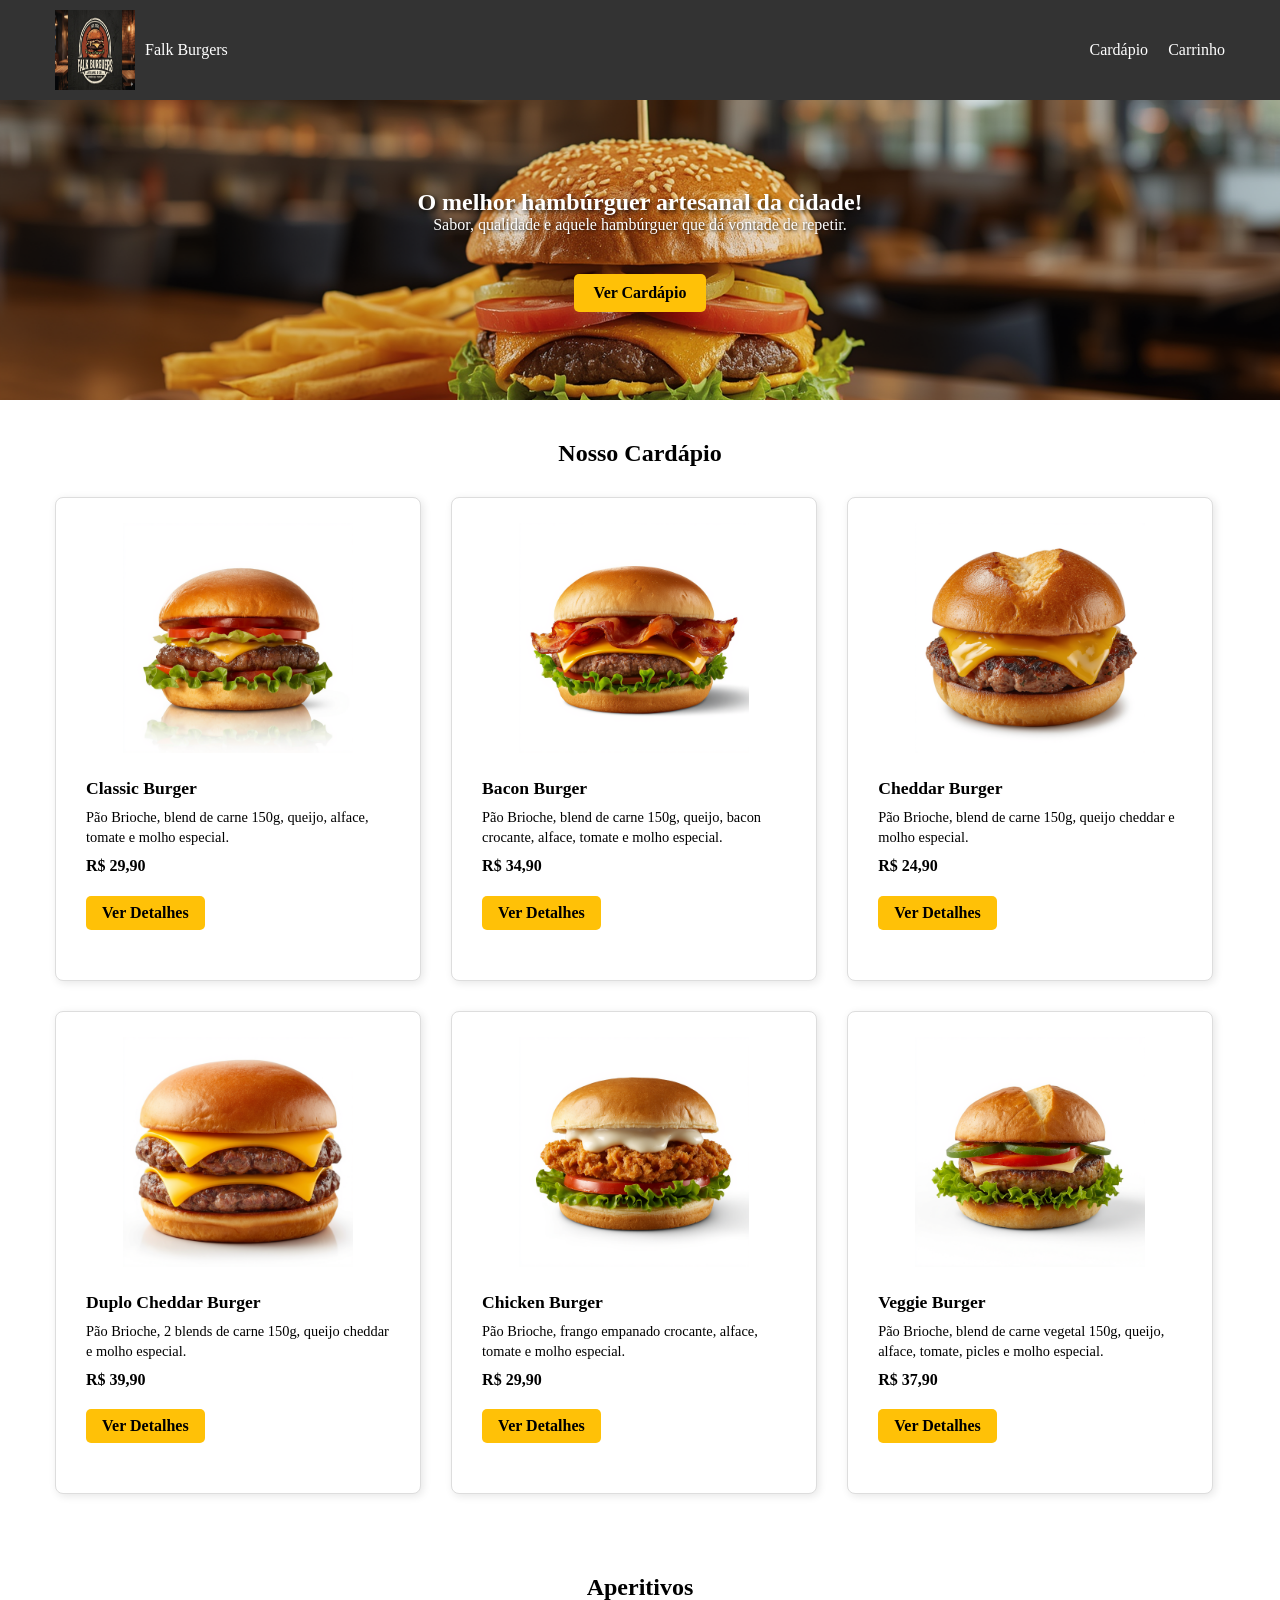
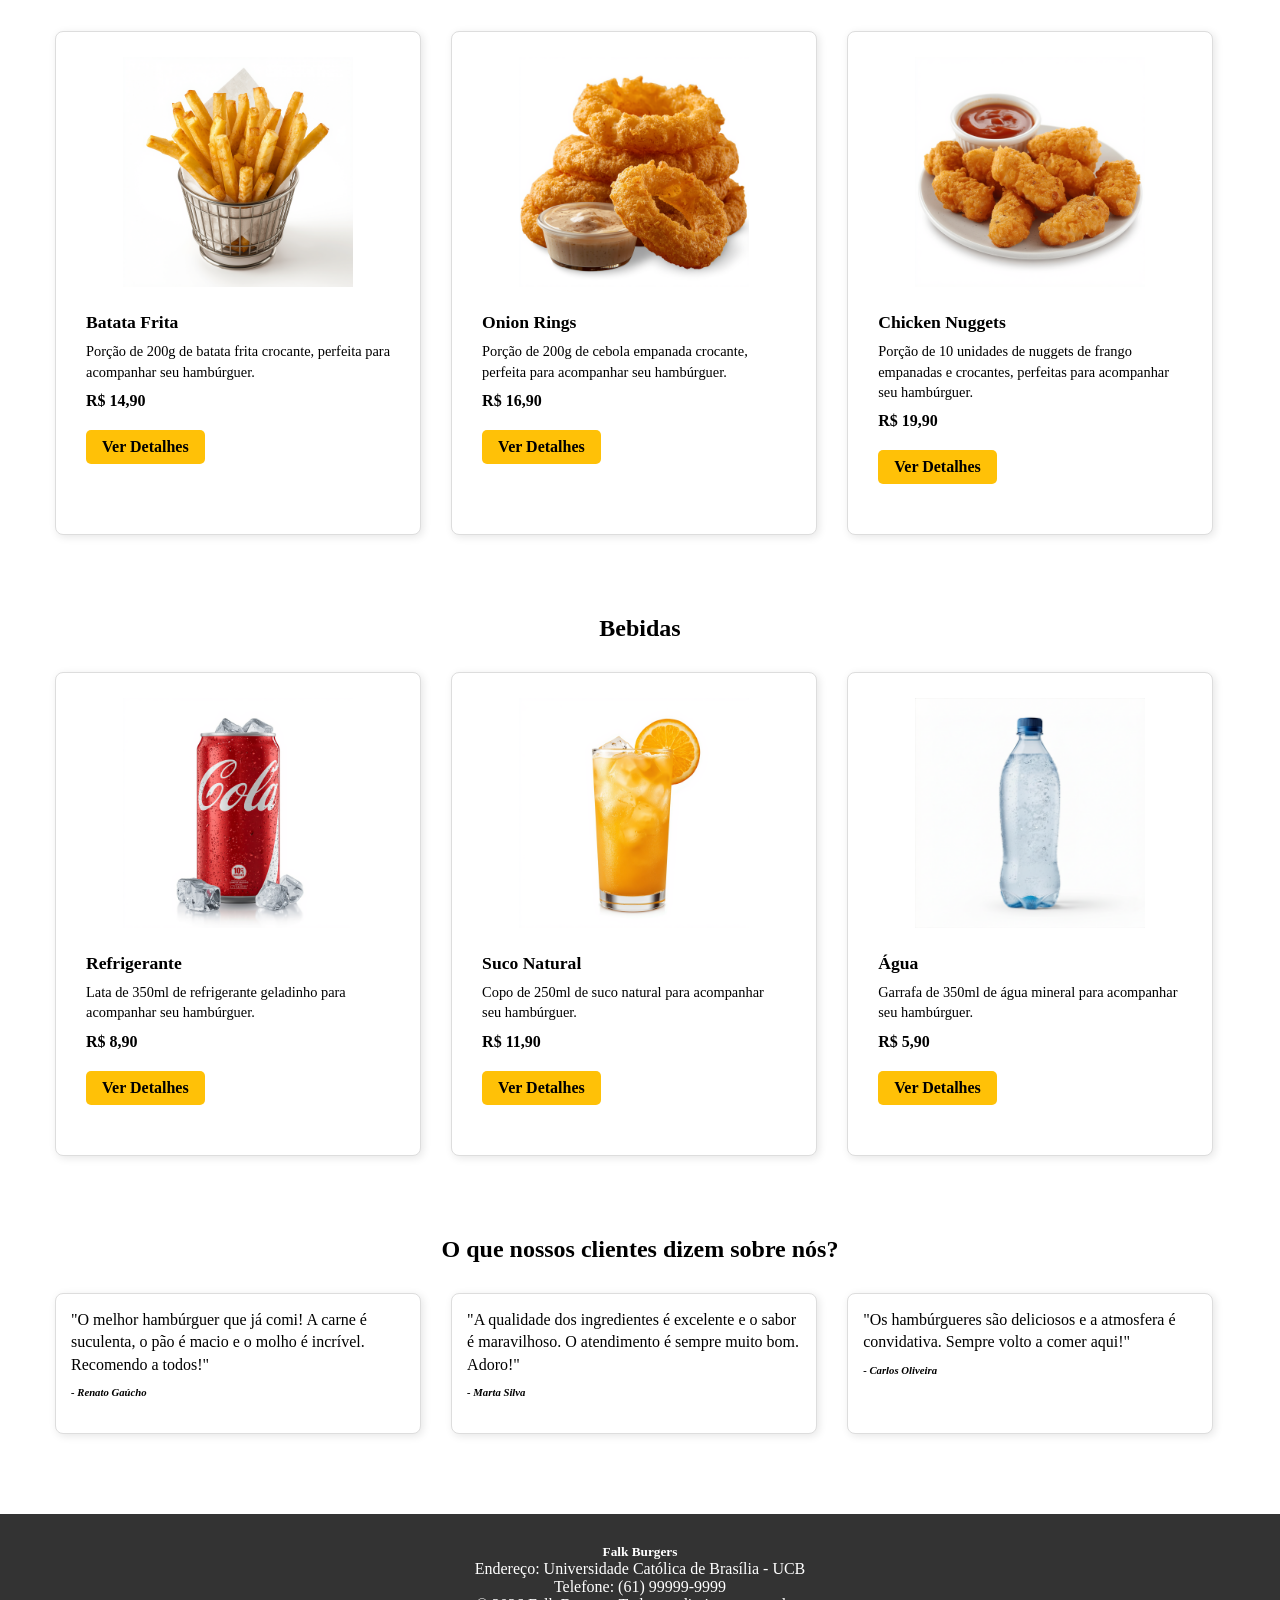
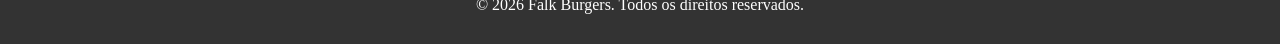
<file: index.html>
<!doctype html>
<html lang="pt-br">
  <head>
    <meta charset="utf-8" />
    <meta name="viewport" content="width=device-width, initial-scale=1" />
    <title>Falk Burgers</title>
    <link rel="stylesheet" href="css/style.css" />
  </head>
  <body>
    <nav class="navbar">
      <div class="container">
        <a href="index.html">
          <img
            src="img/logo.jpeg"
            alt="Falk Burgers Logo"
            width="80"
            height="80"
          />
          Falk Burgers
        </a>

        <button type="button" id="menu-toggle" class="menu-toggle">☰</button>

        <div id="menu">
          <ul>
            <li>
              <a href="index.html"> Cardápio </a>
            </li>

            <li>
              <a href="carrinho.html"> Carrinho </a>
            </li>
          </ul>
        </div>
      </div>
    </nav>

    <section class="banner">
      <div class="container bg-grey">
        <h1>O melhor hambúrguer artesanal da cidade!</h1>

        <p>Sabor, qualidade e aquele hambúrguer que dá vontade de repetir.</p>

        <a href="#cardapio"> Ver Cardápio </a>
      </div>
    </section>

    <section id="cardapio">
      <div class="container">
        <h2>Nosso Cardápio</h2>

        <div class="row">
          <div class="col">
            <div class="card">
              <img src="img/burger1.png" alt="Hambúrguer Clássico" />
              <div>
                <h5>Classic Burger</h5>
                <p>
                  Pão Brioche, blend de carne 150g, queijo, alface, tomate e
                  molho especial.
                </p>
                <p>R$ 29,90</p>
                <a
                  href="selecionado.html"
                  data-nome="Classic Burger"
                  data-preco="29,90"
                  data-descricao="Pão Brioche, blend de carne 150g, queijo, alface, tomate e molho especial."
                  data-imagem="img/burger1.png"
                >
                  Ver Detalhes
                </a>
              </div>
            </div>
          </div>
          <div class="col">
            <div class="card">
              <img src="img/burger2.png" alt="Hambúrguer com Bacon" />
              <div>
                <h5>Bacon Burger</h5>
                <p>
                  Pão Brioche, blend de carne 150g, queijo, bacon crocante,
                  alface, tomate e molho especial.
                </p>
                <p>R$ 34,90</p>
                <a
                  href="selecionado.html"
                  data-nome="Bacon Burger"
                  data-preco="34,90"
                  data-descricao="Pão Brioche, blend de carne 150g, queijo, bacon crocante, alface, tomate e molho especial."
                  data-imagem="img/burger2.png"
                >
                  Ver Detalhes
                </a>
              </div>
            </div>
          </div>
          <div class="col">
            <div class="card">
              <img src="img/burger3.png" alt="Hambúrguer de Cheddar" />
              <div>
                <h5>Cheddar Burger</h5>
                <p>
                  Pão Brioche, blend de carne 150g, queijo cheddar e molho
                  especial.
                </p>
                <p>R$ 24,90</p>
                <a
                  href="selecionado.html"
                  data-nome="Cheddar Burger"
                  data-preco="24,90"
                  data-descricao="Pão Brioche, blend de carne 150g, queijo cheddar e molho especial."
                  data-imagem="img/burger3.png"
                >
                  Ver Detalhes
                </a>
              </div>
            </div>
          </div>
          <div class="col">
            <div class="card">
              <img src="img/burger4.png" alt="Hambúrguer Duplo Cheddar" />
              <div>
                <h5>Duplo Cheddar Burger</h5>
                <p>
                  Pão Brioche, 2 blends de carne 150g, queijo cheddar e molho
                  especial.
                </p>
                <p>R$ 39,90</p>
                <a
                  href="selecionado.html"
                  data-nome="Duplo Cheddar Burger"
                  data-preco="39,90"
                  data-descricao="Pão Brioche, 2 blends de carne 150g, queijo cheddar e molho especial."
                  data-imagem="img/burger4.png"
                >
                  Ver Detalhes
                </a>
              </div>
            </div>
          </div>
          <div class="col">
            <div class="card">
              <img src="img/burger5.png" alt="Hambúrguer de Frango" />
              <div>
                <h5>Chicken Burger</h5>
                <p>
                  Pão Brioche, frango empanado crocante, alface, tomate e molho
                  especial.
                </p>
                <p>R$ 29,90</p>
                <a
                  href="selecionado.html"
                  data-nome="Chicken Burger"
                  data-preco="29,90"
                  data-descricao="Pão Brioche, frango empanado crocante, alface, tomate e molho especial."
                  data-imagem="img/burger5.png"
                >
                  Ver Detalhes
                </a>
              </div>
            </div>
          </div>
          <div class="col">
            <div class="card">
              <img src="img/burger6.png" alt="Hambúrguer Vegetariano" />
              <div>
                <h5>Veggie Burger</h5>
                <p>
                  Pão Brioche, blend de carne vegetal 150g, queijo, alface,
                  tomate, picles e molho especial.
                </p>
                <p>R$ 37,90</p>
                <a
                  href="selecionado.html"
                  data-nome="Veggie Burger"
                  data-preco="37,90"
                  data-descricao="Pão Brioche, blend de carne vegetal 150g, queijo, alface, tomate, picles e molho especial."
                  data-imagem="img/burger6.png"
                >
                  Ver Detalhes
                </a>
              </div>
            </div>
          </div>
        </div>
      </div>
    </section>

    <section>
      <div class="container">
        <h2>Aperitivos</h2>
        <div class="row">
          <div class="col">
            <div class="card">
              <img src="img/batata.png" alt="Batata Frita" />
              <div>
                <h5>Batata Frita</h5>
                <p>
                  Porção de 200g de batata frita crocante, perfeita para
                  acompanhar seu hambúrguer.
                </p>
                <p>R$ 14,90</p>
                <a
                  href="selecionado.html"
                  data-nome="Batata Frita"
                  data-preco="14,90"
                  data-descricao="Porção de 200g de batata frita crocante, perfeita para acompanhar seu hambúrguer."
                  data-imagem="img/batata.png"
                >
                  Ver Detalhes
                </a>
              </div>
            </div>
          </div>
          <div class="col">
            <div class="card">
              <img src="img/onionrings.png" alt="Cebola Empanada" />
              <div>
                <h5>Onion Rings</h5>
                <p>
                  Porção de 200g de cebola empanada crocante, perfeita para
                  acompanhar seu hambúrguer.
                </p>
                <p>R$ 16,90</p>
                <a
                  href="selecionado.html"
                  data-nome="Onion Rings"
                  data-preco="16,90"
                  data-descricao="Porção de 200g de cebola empanada crocante, perfeita para acompanhar seu hambúrguer."
                  data-imagem="img/onionrings.png"
                >
                  Ver Detalhes
                </a>
              </div>
            </div>
          </div>
          <div class="col">
            <div class="card">
              <img src="img/nuggets.png" alt="Chicken Nuggets" />
              <div>
                <h5>Chicken Nuggets</h5>
                <p>
                  Porção de 10 unidades de nuggets de frango empanadas e
                  crocantes, perfeitas para acompanhar seu hambúrguer.
                </p>
                <p>R$ 19,90</p>
                <a
                  href="selecionado.html"
                  data-nome="Chicken Nuggets"
                  data-preco="19,90"
                  data-descricao="Porção de 10 unidades de nuggets de frango empanadas e crocantes, perfeitas para acompanhar seu hambúrguer."
                  data-imagem="img/nuggets.png"
                >
                  Ver Detalhes
                </a>
              </div>
            </div>
          </div>
        </div>
      </div>
    </section>

    <section>
      <div class="container">
        <h2>Bebidas</h2>
        <div class="row">
          <div class="col">
            <div class="card">
              <img src="img/coca.png" alt="Refrigerante" />
              <div>
                <h5>Refrigerante</h5>
                <p>
                  Lata de 350ml de refrigerante geladinho para acompanhar seu
                  hambúrguer.
                </p>
                <p>R$ 8,90</p>
                <a
                  href="selecionado.html"
                  data-nome="Refrigerante"
                  data-preco="8,90"
                  data-descricao="Lata de 350ml de refrigerante geladinho para acompanhar seu hambúrguer."
                  data-imagem="img/coca.png"
                >
                  Ver Detalhes
                </a>
              </div>
            </div>
          </div>
          <div class="col">
            <div class="card">
              <img src="img/suco.png" alt="Suco Natural" />
              <div>
                <h5>Suco Natural</h5>
                <p>
                  Copo de 250ml de suco natural para acompanhar seu hambúrguer.
                </p>
                <p>R$ 11,90</p>
                <a
                  href="selecionado.html"
                  data-nome="Suco Natural"
                  data-preco="11,90"
                  data-descricao="Copo de 250ml de suco natural para acompanhar seu hambúrguer."
                  data-imagem="img/suco.png"
                >
                  Ver Detalhes
                </a>
              </div>
            </div>
          </div>
          <div class="col">
            <div class="card">
              <img src="img/agua.png" alt="Água" />
              <div>
                <h5>Água</h5>
                <p>
                  Garrafa de 350ml de água mineral para acompanhar seu
                  hambúrguer.
                </p>
                <p>R$ 5,90</p>
                <a
                  href="selecionado.html"
                  data-nome="Água"
                  data-preco="5,90"
                  data-descricao="Garrafa de 350ml de água mineral para acompanhar seu hambúrguer."
                  data-imagem="img/agua.png"
                >
                  Ver Detalhes
                </a>
              </div>
            </div>
          </div>
        </div>
      </div>
    </section>

    <section>
      <div class="container">
        <h2>O que nossos clientes dizem sobre nós?</h2>
        <div class="row">
          <div class="col">
            <div class="card">
              <p>
                "O melhor hambúrguer que já comi! A carne é suculenta, o pão é
                macio e o molho é incrível. Recomendo a todos!"
              </p>

              <h6>- Renato Gaúcho</h6>
            </div>
          </div>
          <div class="col">
            <div class="card">
              <p>
                "A qualidade dos ingredientes é excelente e o sabor é
                maravilhoso. O atendimento é sempre muito bom. Adoro!"
              </p>

              <h6>- Marta Silva</h6>
            </div>
          </div>
          <div class="col">
            <div class="card">
              <p>
                "Os hambúrgueres são deliciosos e a atmosfera é convidativa.
                Sempre volto a comer aqui!"
              </p>

              <h6>- Carlos Oliveira</h6>
            </div>
          </div>
        </div>
      </div>
    </section>

    <footer>
      <div class="container">
        <h5>Falk Burgers</h5>
        <p>Endereço: Universidade Católica de Brasília - UCB</p>
        <p>Telefone: (61) 99999-9999</p>
        <p>© 2026 Falk Burgers. Todos os direitos reservados.</p>
      </div>
    </footer>
    <script>
      document
        .querySelectorAll('a[href="selecionado.html"]')
        .forEach((link) => {
          link.addEventListener("click", (event) => {
            event.preventDefault();

            const nome = link.getAttribute("data-nome");
            const preco = link.getAttribute("data-preco");
            const descricao = link.getAttribute("data-descricao");
            const imagem = link.getAttribute("data-imagem");

            localStorage.setItem("nome", nome);
            localStorage.setItem("preco", preco);
            localStorage.setItem("descricao", descricao);
            localStorage.setItem("imagem", imagem);

            window.location.href = "selecionado.html";
          });
        });
    </script>

    <script>
      document
        .getElementById("menu-toggle")
        .addEventListener("click", function () {
          var menu = document.getElementById("menu");
          if (menu.style.display === "flex") {
            menu.style.display = "none";
          } else {
            menu.style.display = "flex";
          }
        });
    </script>
  </body>
</html>
</file>
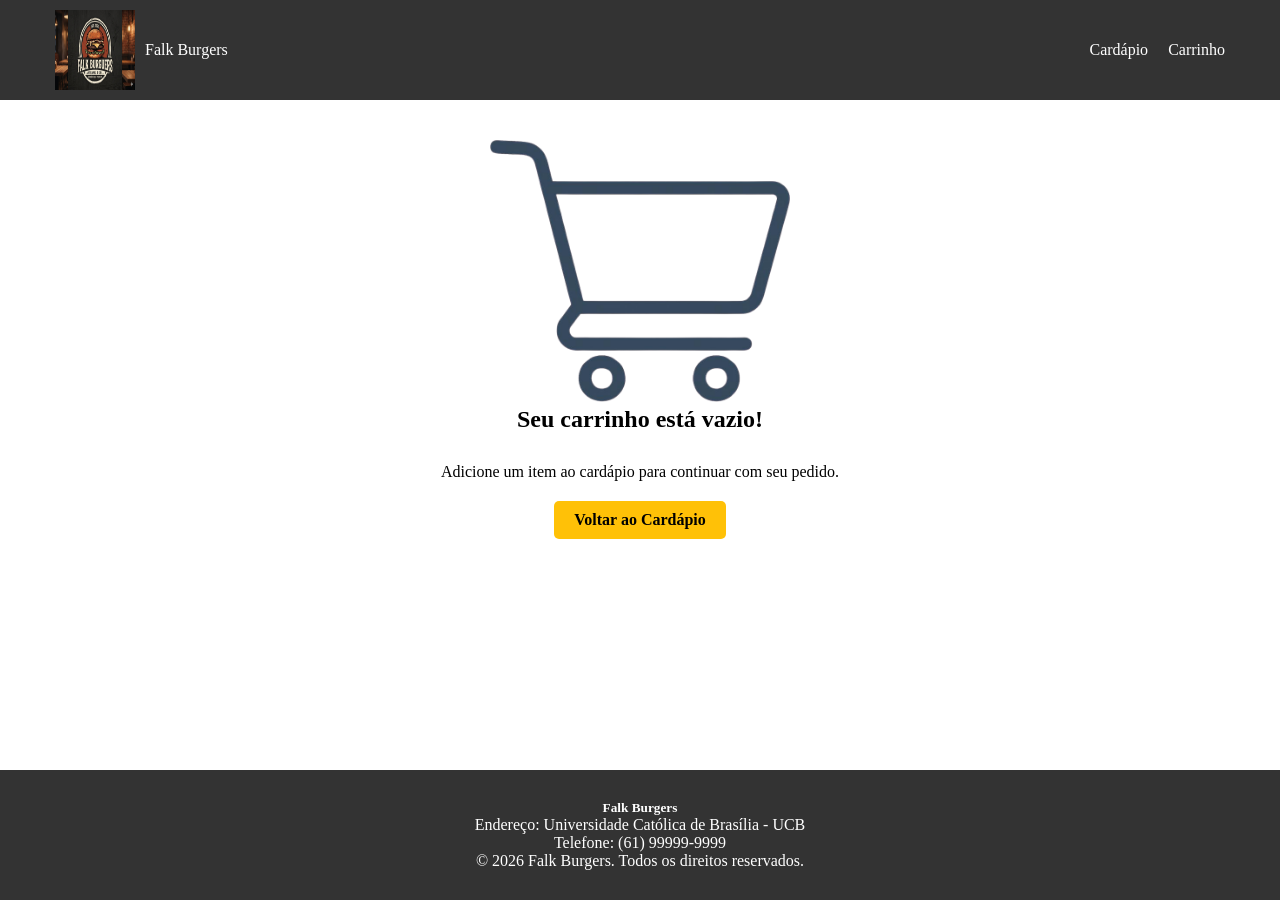
<file: carrinho.html>
<!doctype html>
<html lang="pt-br">
  <head>
    <meta charset="utf-8" />
    <meta name="viewport" content="width=device-width, initial-scale=1" />

    <title>Carrinho - Falk Burgers</title>

    <link rel="stylesheet" href="css/style.css" />
  </head>

  <body>
    <nav class="navbar">
      <div class="container">
        <a href="index.html">
          <img
            src="img/logo.jpeg"
            alt="Falk Burgers Logo"
            width="80"
            height="80"
          />
          Falk Burgers
        </a>

        <button type="button" id="menu-toggle" class="menu-toggle">☰</button>

        <div id="menu">
          <ul>
            <li>
              <a href="index.html"> Cardápio </a>
            </li>

            <li>
              <a href="carrinho.html"> Carrinho </a>
            </li>
          </ul>
        </div>
      </div>
    </nav>
    <section class="carrinho-vazio">
      <img
        src="img/carrinho-vazio.png"
        alt="Carrinho Vazio"
        style="max-width: 300px"
      />
      <h2>Seu carrinho está vazio!</h2>
      <p>Adicione um item ao cardápio para continuar com seu pedido.</p>

      <a href="index.html" class="btn">Voltar ao Cardápio</a>
    </section>
    <footer class="footer">
      <div class="container">
        <h5>Falk Burgers</h5>
        <p>Endereço: Universidade Católica de Brasília - UCB</p>
        <p>Telefone: (61) 99999-9999</p>
        <p>&copy; 2026 Falk Burgers. Todos os direitos reservados.</p>
      </div>
    </footer>

    <script>
      document
        .getElementById("menu-toggle")
        .addEventListener("click", function () {
          var menu = document.getElementById("menu");
          if (menu.style.display === "flex") {
            menu.style.display = "none";
          } else {
            menu.style.display = "flex";
          }
        });
    </script>
  </body>
</html>
</file>
<file: css/style.css>
* {
    margin: 0;
    padding: 0;
    box-sizing: border-box;
}

.card img {
    height: 250px;
    object-fit: contain;
    padding: 10px;
    display: block;
    margin: 0 auto;
}

.card div {
    padding: 15px;
}

.card {
    height: 100%;
    border: 1px solid #ddd;
    border-radius: 8px;
    overflow: hidden;
    box-shadow: 2px 2px 8px rgba(0, 0, 0, 0.1);
    background-color: #fff;
    margin-bottom: 20px;
    padding: 15px;
}

.card p {
    margin-bottom: 10px;
    line-height: 1.4;
}

.card h6 {
    font-style: italic;
    color:#000000;
    margin-top: 10px;
}

.banner {
    background-image: url('../img/banner.png');
    background-size: cover;
    background-position: center;
    min-height: 300px;
    display: flex;
    align-items: center;
    padding: 40px 0;
}

.banner .container {
    text-align: center;
    padding: 60px 20px;
}

.banner h1 {
    color:white;
    text-shadow: 2px 2px 4px rgba(0, 0, 0, 0.8);
}

.banner p {
    color: white;
    text-shadow: 1px 1px 3px rgba(0, 0, 0, 0.8);
    margin-bottom: 20px;
}

.banner a {
    background-color: #ffc107;
    color: #000;
    padding: 10px 20px;
    border-radius: 5px;
    text-decoration: none;
    font-weight: bold;
    margin-top: 20px;
    display: inline-block;
}

.logo {
    width: 80px;
    height: 80px;
    object-fit: contain;
}

html, body {
    height: 100%;
}

body {
    display: flex;
    flex-direction: column;
}

main {
    flex: 1;
}

.navbar {
    background-color: #333;
    padding: 10px 0;
}

.navbar a {
    color: WHITE;
    text-decoration: none;
    display: flex;
    align-items: center;
    gap: 10px;
}

.navbar ul {
    list-style: none;
    display: flex;
    gap: 20px;
    margin: 0;
    padding: 0;
}

.menu-toggle {
    display: none;
    background: none;
    border: none;
    color: white;
    font-size: 24px;
    cursor: pointer;
}

.navbar .container {
    display: flex;
    align-items: center;
    justify-content: space-between;
}

.row {
    display: flex;
    flex-wrap: wrap;
    gap: 30px;
}

.col {
    flex: 0 0 calc(33% - 20px);
}

.container {
    max-width: 1200px;
    margin: 0 auto;
    padding: 0 15px;
}

footer {
    background-color: #333;
    color: white;
    text-align: center;
    padding: 30px 0;
    margin-top: 40px;
}

.card a {
    display: inline-block;
    background-color: #ffc107;
    color: #000;
    padding: 8px 16px;
    border-radius: 5px;
    text-decoration: none;
    font-weight: bold;
    margin-top: 10px;
}

.card div h5 {
    font-size: 1.1rem;
    font-weight: bold;
    margin-bottom: 8px;
}

.card div p {
    font-size: 0.9rem;
    margin-bottom: 8px;
}

.card div p:nth-child(3) {
    font-weight: bold;
    font-size: 1rem;
}

section {
    padding: 40px 0;
}

section h2 {
    text-align: center;
    margin-bottom: 30px;
}

.selecionado {
    flex: 1;
    max-width: 1200px;
    margin: 40px auto;
    padding: 0 15px;
}

.selecionado .row {
    align-items: center;
    gap: 40px;
}

.selecionado img {
    width: 100%;
    max-height: 500px;
    object-fit: contain;
}

.selecionado a {
    display: inline-block;
    background-color: #ffc107;
    color: #000;
    padding: 10px 20px;
    border-radius: 5px;
    text-decoration: none;
    font-weight: bold;
    margin-top: 10px;
    margin-right: 10px;
}

.selecionado h2 {
    font-size: 2rem;
    margin-bottom: 20px;
}

.selecionado #descricao {
    font-size: 1.1rem;
    line-height: 1.6;
    margin-bottom: 20px;
}

.selecionado #preco {
    font-size: 1.2rem;
    font-weight: bold;
    margin-bottom: 20px;
}

.selecionado a:last-child {
    background-color: #666;
    color: white;
}

.selecionado .col:first-child {
    flex: 0 0 55%;
}

.selecionado .col:last-child {
    flex: 0 0 40%;
}

.carrinho-vazio {
    text-align: center;
    padding: 40px 0;
    flex: 1;
}

.btn {
    display: inline-block;
    background-color: #ffc107;
    color: #000;
    padding: 10px 20px;
    border-radius: 5px;
    text-decoration: none;
    font-weight: bold;
    margin-top: 20px;
}

@media (max-width: 768px) {
    .col {
        flex: 0 0 calc(50% - 20px);
    }

    .menu-toggle {
        display: block;
    }

    #menu {
        display: none;
        flex-direction: column;
        width: 100%;
    }

    .navbar .container {
        flex-wrap: wrap;
    }

    #menu ul {
        flex-direction: column;
        gap: 10px;
        padding: 10px 0;
    }

    #menu a {
        display: block;
        padding: 8px 15px;
    }
}

@media (max-width: 480px) {
    .col {
        flex: 0 0 100%;
    }

    .container {
        padding: 0 10px;
    }

    .row {
        gap: 10px;
    }

    .selecionado {
        padding: 15px;
        width: 100%;
        margin: 0;
    }

    .selecionado .col {
        flex: 0 0 100%;
    }
}
</file>
